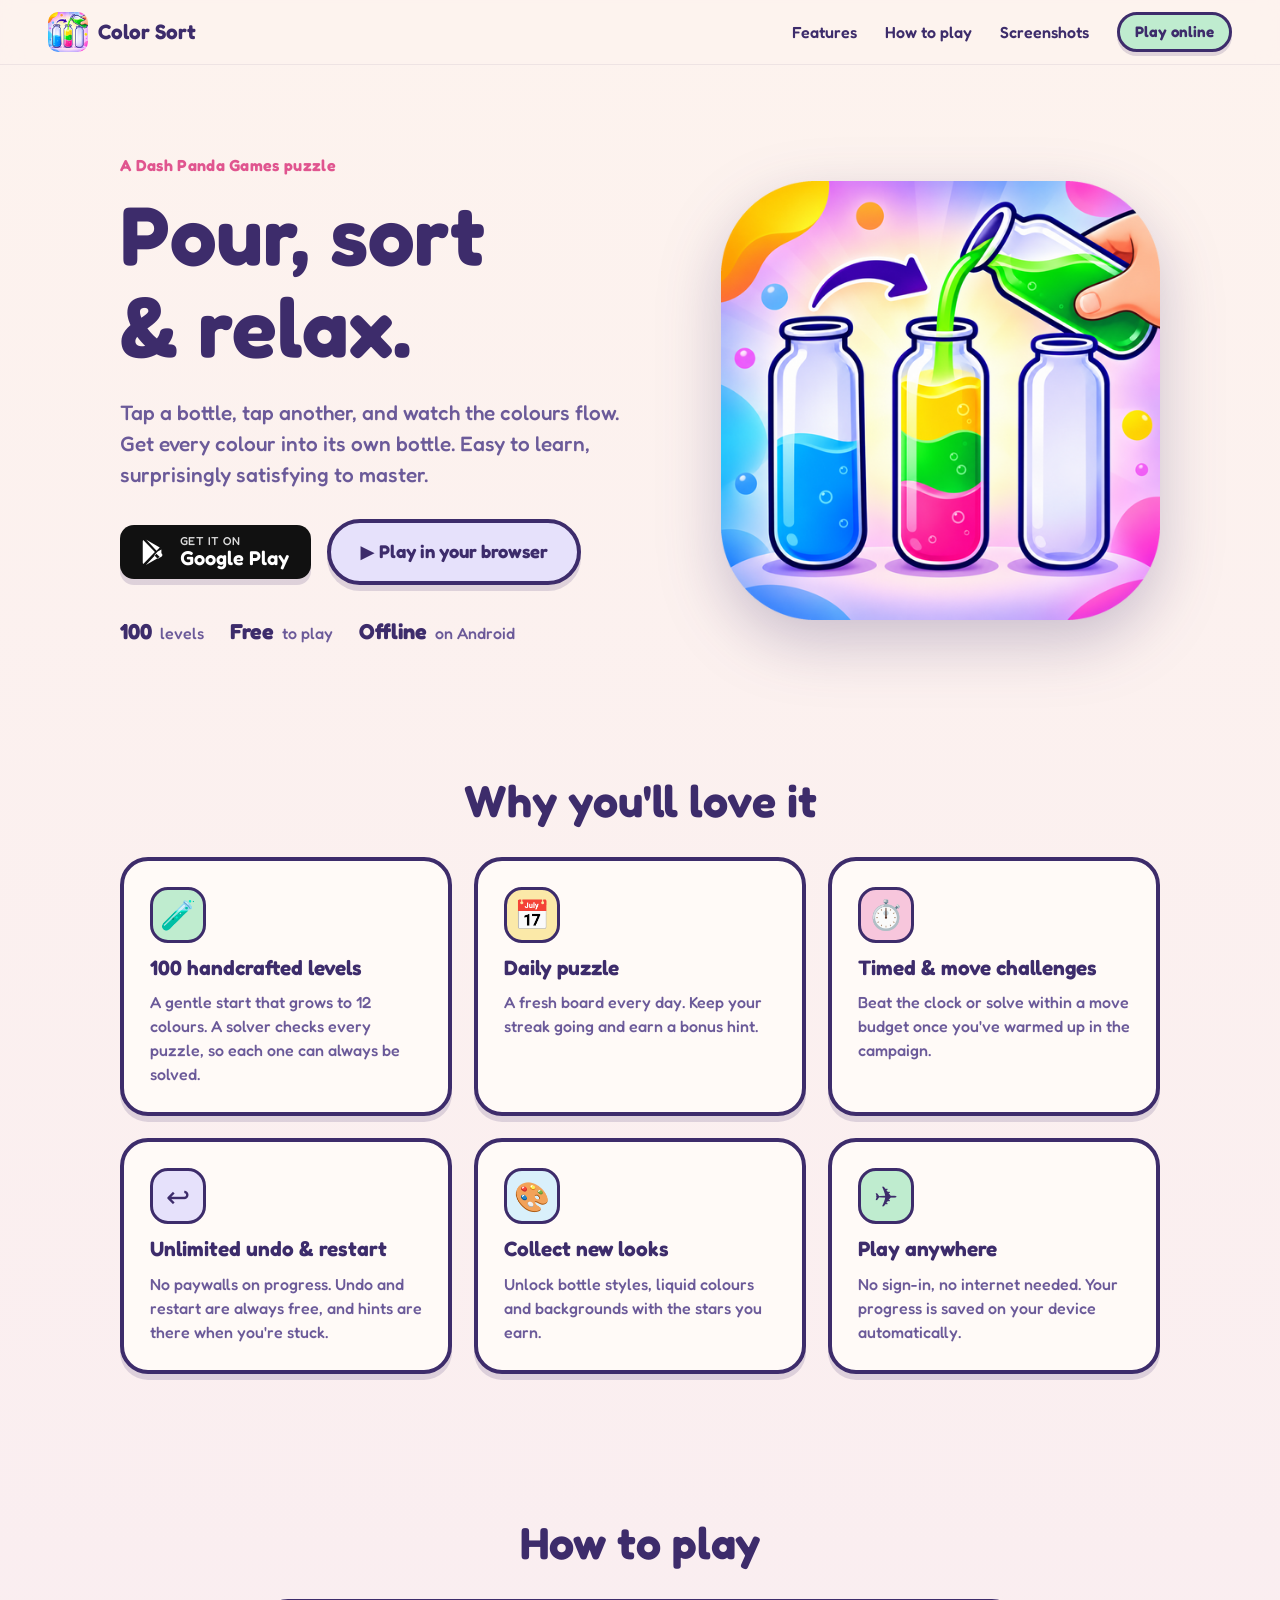
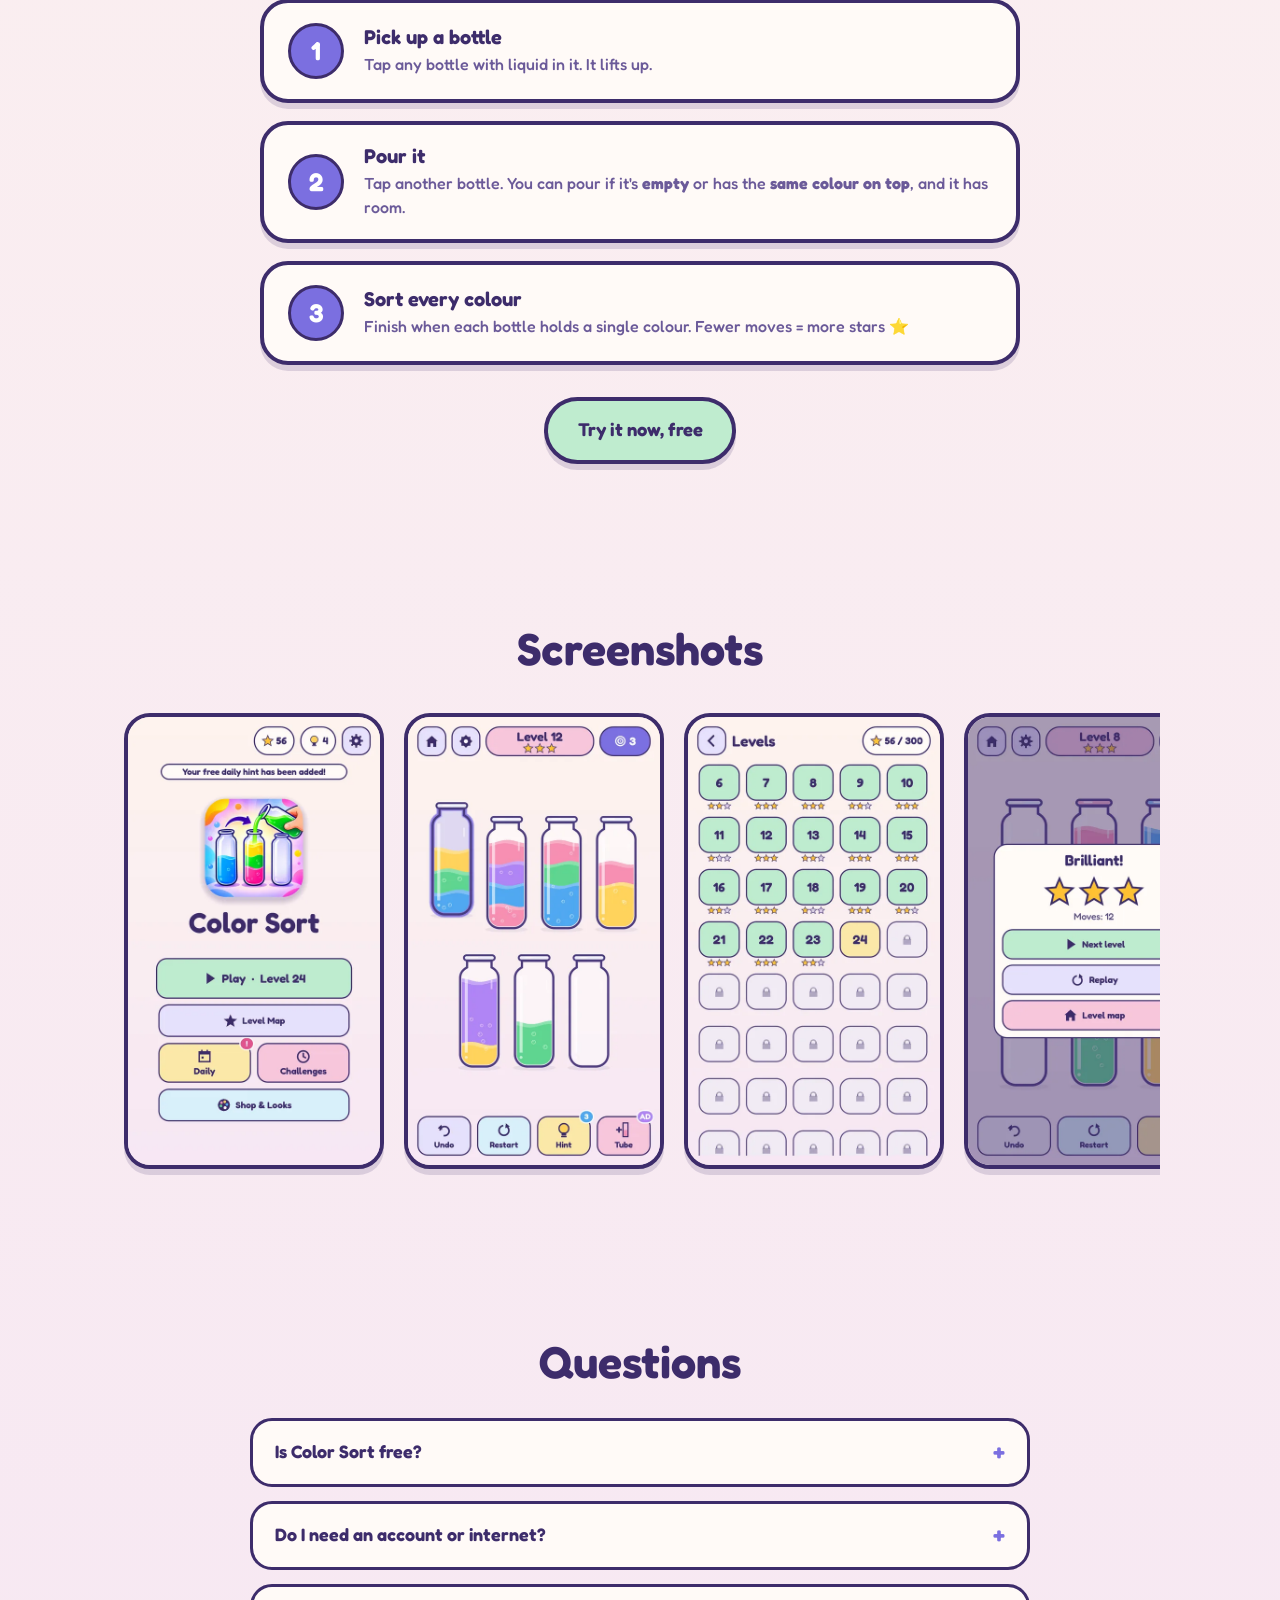
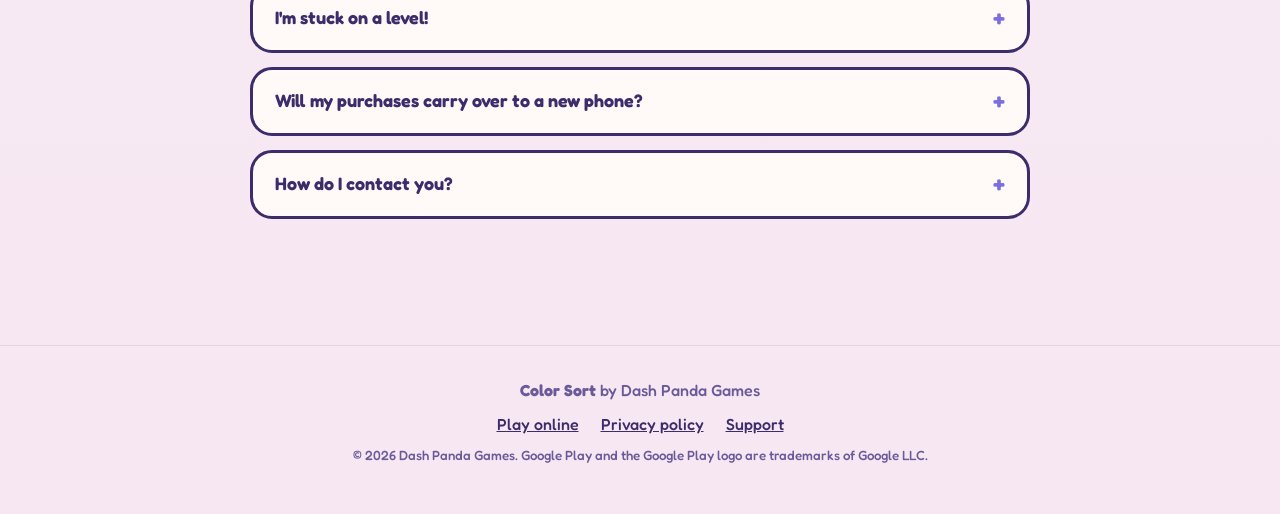
<file: index.html>
<!doctype html>
<html lang="en">
<head>
  <meta charset="utf-8">
  <meta name="viewport" content="width=device-width, initial-scale=1, viewport-fit=cover">
  <title>Color Sort — relaxing water sort puzzle by Dash Panda Games</title>
  <meta name="description" content="Color Sort is a calm, colourful water-sort puzzle. Pour liquid between glass bottles until each holds one colour. 100 hand-checked levels, a daily puzzle, unlimited undo. Free on Android — or play online.">
  <meta name="theme-color" content="#fdf3ee">
  <link rel="icon" type="image/png" sizes="32x32" href="assets/img/favicon-32.png">
  <link rel="icon" type="image/png" sizes="64x64" href="assets/img/favicon-64.png">
  <link rel="apple-touch-icon" href="assets/img/apple-touch-icon.png">
  <meta property="og:type" content="website">
  <meta property="og:title" content="Color Sort — pour, sort & relax">
  <meta property="og:description" content="A calm, colourful water-sort puzzle. 100 levels, a daily puzzle, unlimited undo. Free on Android.">
  <meta property="og:image" content="assets/img/og-image.png">
  <meta name="twitter:card" content="summary_large_image">
  <link rel="stylesheet" href="css/style.css">
  <script type="application/ld+json">
  {"@context":"https://schema.org","@type":"MobileApplication","name":"Color Sort","operatingSystem":"Android",
   "applicationCategory":"GameApplication","offers":{"@type":"Offer","price":"0","priceCurrency":"USD"},
   "publisher":{"@type":"Organization","name":"Dash Panda Games","email":"dashpandagames@gmail.com"}}
  </script>
</head>
<body>
  <header class="site-header">
    <a class="brand" href="./"><img src="assets/img/favicon-64.png" alt="" width="40" height="40">Color Sort</a>
    <nav class="site-nav" aria-label="Main">
      <a href="#features">Features</a>
      <a href="#how">How to play</a>
      <a href="#screens">Screenshots</a>
      <a class="btn btn-small btn-green" href="play/">Play online</a>
    </nav>
  </header>

  <main>
    <section class="hero">
      <div class="hero-text">
        <p class="eyebrow">A Dash Panda Games puzzle</p>
        <h1>Pour, sort<br>&amp; relax.</h1>
        <p class="lead">Tap a bottle, tap another, and watch the colours flow. Get every colour into its own bottle. Easy to learn, surprisingly satisfying to master.</p>
        <div class="hero-cta">
          <a class="store-badge" href="https://play.google.com/store/apps/details?id=com.dashpandagames.colorsort" target="_blank" rel="noopener">
            <svg viewBox="0 0 24 24" aria-hidden="true"><path fill="currentColor" d="M4.2 2.4c-.3.3-.4.7-.4 1.2v16.8c0 .5.1.9.4 1.2l9.3-9.6-9.3-9.6zm10.6 10.9l2.6 2.7-11.1 6.4 8.5-9.1zm3.9-3.4l-2.9 1.7-2.8 2.9 2.8 2.9 2.9-1.7c1.1-.6 1.1-2.1 0-2.8v-3zm-12.4-8l11.1 6.4-2.6 2.7-8.5-9.1z"/></svg>
            <span><small>Get it on</small>Google Play</span>
          </a>
          <a class="btn btn-big" href="play/">▶ Play in your browser</a>
        </div>
        <ul class="hero-facts">
          <li><b>100</b> levels</li>
          <li><b>Free</b> to play</li>
          <li><b>Offline</b> on Android</li>
        </ul>
      </div>
      <div class="hero-art">
        <img src="assets/img/icon-512.png" alt="Color Sort app icon: colourful liquid being poured between glass bottles" width="512" height="512">
      </div>
    </section>

    <section id="features" class="section">
      <h2>Why you'll love it</h2>
      <div class="features">
        <article class="feature f-green"><span class="emoji" aria-hidden="true">🧪</span><h3>100 handcrafted levels</h3><p>A gentle start that grows to 12 colours. A solver checks every puzzle, so each one can always be solved.</p></article>
        <article class="feature f-yellow"><span class="emoji" aria-hidden="true">📅</span><h3>Daily puzzle</h3><p>A fresh board every day. Keep your streak going and earn a bonus hint.</p></article>
        <article class="feature f-pink"><span class="emoji" aria-hidden="true">⏱️</span><h3>Timed &amp; move challenges</h3><p>Beat the clock or solve within a move budget once you've warmed up in the campaign.</p></article>
        <article class="feature f-purple"><span class="emoji" aria-hidden="true">↩️</span><h3>Unlimited undo &amp; restart</h3><p>No paywalls on progress. Undo and restart are always free, and hints are there when you're stuck.</p></article>
        <article class="feature f-blue"><span class="emoji" aria-hidden="true">🎨</span><h3>Collect new looks</h3><p>Unlock bottle styles, liquid colours and backgrounds with the stars you earn.</p></article>
        <article class="feature f-green"><span class="emoji" aria-hidden="true">✈️</span><h3>Play anywhere</h3><p>No sign-in, no internet needed. Your progress is saved on your device automatically.</p></article>
      </div>
    </section>

    <section id="how" class="section how">
      <h2>How to play</h2>
      <ol class="steps">
        <li><span class="num">1</span><div><h3>Pick up a bottle</h3><p>Tap any bottle with liquid in it. It lifts up.</p></div></li>
        <li><span class="num">2</span><div><h3>Pour it</h3><p>Tap another bottle. You can pour if it's <b>empty</b> or has the <b>same colour on top</b>, and it has room.</p></div></li>
        <li><span class="num">3</span><div><h3>Sort every colour</h3><p>Finish when each bottle holds a single colour. Fewer moves = more stars ⭐</p></div></li>
      </ol>
      <p class="center"><a class="btn btn-big btn-green" href="play/">Try it now, free</a></p>
    </section>

    <section id="screens" class="section">
      <h2>Screenshots</h2>
      <div class="shots" tabindex="0" aria-label="Screenshots, scroll sideways">
        <img src="assets/img/shot-1.webp" alt="Main menu" loading="lazy" width="540" height="960">
        <img src="assets/img/shot-2.webp" alt="Sorting coloured liquid between bottles" loading="lazy" width="540" height="960">
        <img src="assets/img/shot-3.webp" alt="Level map with stars" loading="lazy" width="540" height="960">
        <img src="assets/img/shot-4.webp" alt="Level complete with three stars" loading="lazy" width="540" height="960">
        <img src="assets/img/shot-5.webp" alt="Daily challenge" loading="lazy" width="540" height="960">
        <img src="assets/img/shot-6.webp" alt="Shop with bottle styles and themes" loading="lazy" width="540" height="960">
      </div>
    </section>

    <section id="faq" class="section faq">
      <h2>Questions</h2>
      <details><summary>Is Color Sort free?</summary><p>Yes. The whole game is free. It's supported by ads, and there's an optional one-time purchase to remove them, plus optional cosmetic themes. You never have to pay to finish a level.</p></details>
      <details><summary>Do I need an account or internet?</summary><p>No account is needed and the game works offline. Ads and purchases need a connection when you use them.</p></details>
      <details><summary>I'm stuck on a level!</summary><p>Use <b>Undo</b> or <b>Restart</b> (always free), or tap <b>Hint</b> to see a good next pour. An empty bottle is your most valuable tool, so try not to fill it too early.</p></details>
      <details><summary>Will my purchases carry over to a new phone?</summary><p>Yes. Sign in with the same Google account and tap <b>Restore purchases</b> in Settings or the Shop.</p></details>
      <details><summary>How do I contact you?</summary><p>Email <a href="mailto:dashpandagames@gmail.com">dashpandagames@gmail.com</a>. We read every message.</p></details>
    </section>
  </main>

  <footer class="site-footer">
    <div><b>Color Sort</b> by Dash Panda Games</div>
    <nav aria-label="Footer">
      <a href="play/">Play online</a>
      <a href="privacy-policy/">Privacy policy</a>
      <a href="mailto:dashpandagames@gmail.com">Support</a>
    </nav>
    <small>© <span id="year">2026</span> Dash Panda Games. Google Play and the Google Play logo are trademarks of Google LLC.</small>
  </footer>
  <script>document.getElementById("year").textContent = new Date().getFullYear();</script>
</body>
</html>
</file>
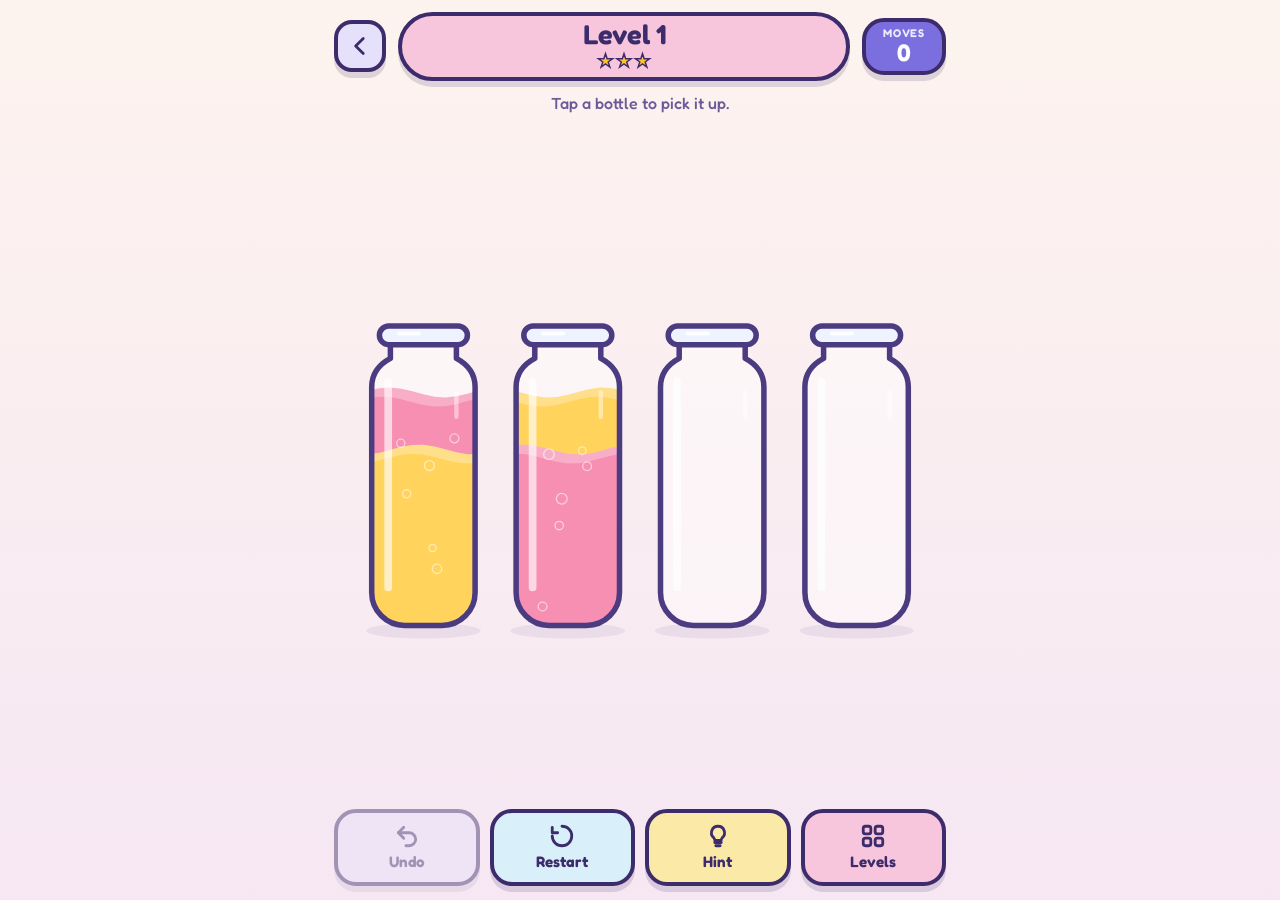
<file: play/index.html>
<!doctype html>
<html lang="en">
<head>
  <meta charset="utf-8">
  <meta name="viewport" content="width=device-width, initial-scale=1, viewport-fit=cover, user-scalable=no">
  <title>Play Color Sort online — free colour sorting puzzle</title>
  <meta name="description" content="Play Color Sort free in your browser. Pour coloured water between bottles until every bottle holds one colour. 100 levels and a daily puzzle.">
  <meta name="theme-color" content="#fdf3ee">
  <link rel="icon" type="image/png" sizes="32x32" href="../assets/img/favicon-32.png">
  <link rel="apple-touch-icon" href="../assets/img/apple-touch-icon.png">
  <meta property="og:title" content="Play Color Sort online">
  <meta property="og:description" content="Pour, sort & relax — 100 levels and a daily puzzle, free in your browser.">
  <meta property="og:image" content="../assets/img/og-image.png">
  <link rel="stylesheet" href="../css/style.css">
</head>
<body class="play-page">
  <div class="game">
    <header class="game-top">
      <a class="icon-btn" href="../" aria-label="Back to the Color Sort website">
        <svg viewBox="0 0 24 24" aria-hidden="true"><path d="M15 5l-7 7 7 7" /></svg>
      </a>
      <div class="level-pill">
        <h1 id="level-title">Level 1</h1>
        <div id="level-stars" class="stars" aria-label="Stars for the current move count"></div>
      </div>
      <div class="moves-pill" title="Moves"><span class="label">Moves</span><span id="moves">0</span></div>
    </header>

    <p id="tip" class="tip" hidden></p>
    <canvas id="board" aria-label="Game board. Tap a bottle, then tap another bottle to pour."></canvas>

    <nav class="game-actions" aria-label="Game controls">
      <button id="btn-undo" class="act act-undo" title="Undo (Ctrl+Z)">
        <svg viewBox="0 0 24 24" aria-hidden="true"><path d="M9 14L4 9l5-5" /><path d="M4 9h10a6 6 0 010 12h-3" /></svg>Undo</button>
      <button id="btn-restart" class="act act-restart" title="Restart (R)">
        <svg viewBox="0 0 24 24" aria-hidden="true"><path d="M3 12a9 9 0 109-9" /><path d="M3 4v5h5" /></svg>Restart</button>
      <button id="btn-hint" class="act act-hint" title="Hint (H)">
        <svg viewBox="0 0 24 24" aria-hidden="true"><path d="M9 18h6M10 21h4" /><path d="M12 3a6 6 0 00-4 10.5c.7.7 1 1.5 1 2.5h6c0-1 .3-1.8 1-2.5A6 6 0 0012 3z" /></svg>Hint</button>
      <button id="btn-levels" class="act act-levels" title="Levels">
        <svg viewBox="0 0 24 24" aria-hidden="true"><rect x="3" y="3" width="7" height="7" rx="2" /><rect x="14" y="3" width="7" height="7" rx="2" /><rect x="3" y="14" width="7" height="7" rx="2" /><rect x="14" y="14" width="7" height="7" rx="2" /></svg>Levels</button>
    </nav>
  </div>

  <dialog id="levels-dialog" class="sheet">
    <div class="sheet-head">
      <h2>Levels <small id="total-stars"></small></h2>
      <button id="levels-close" class="icon-btn" aria-label="Close">
        <svg viewBox="0 0 24 24" aria-hidden="true"><path d="M6 6l12 12M18 6L6 18" /></svg>
      </button>
    </div>
    <div class="sheet-row">
      <button id="btn-daily" class="chip chip-yellow">Daily puzzle</button>
      <button id="btn-sound" class="chip">Sound: on</button>
    </div>
    <div id="level-grid" class="level-grid"></div>
    <p class="sheet-foot">Progress is saved in this browser. <button id="reset-progress" class="link">Reset progress</button></p>
  </dialog>

  <dialog id="win-dialog" class="card-dialog">
    <h2 id="win-title">Level complete!</h2>
    <div id="win-stars" class="stars big"></div>
    <p id="win-text"></p>
    <div class="dialog-buttons">
      <button id="win-next" class="btn btn-green">Next level ▶</button>
      <button id="win-replay" class="btn">Replay</button>
      <button id="win-levels" class="btn btn-pink">Levels</button>
    </div>
    <a class="get-app" href="https://play.google.com/store/apps/details?id=com.dashpandagames.colorsort" target="_blank" rel="noopener">Get the Android app: challenges, themes &amp; more →</a>
  </dialog>

  <div id="toast" class="toast" role="status" aria-live="polite"></div>

  <script src="../js/levels.js"></script>
  <script src="../js/game.js"></script>
</body>
</html>
</file>
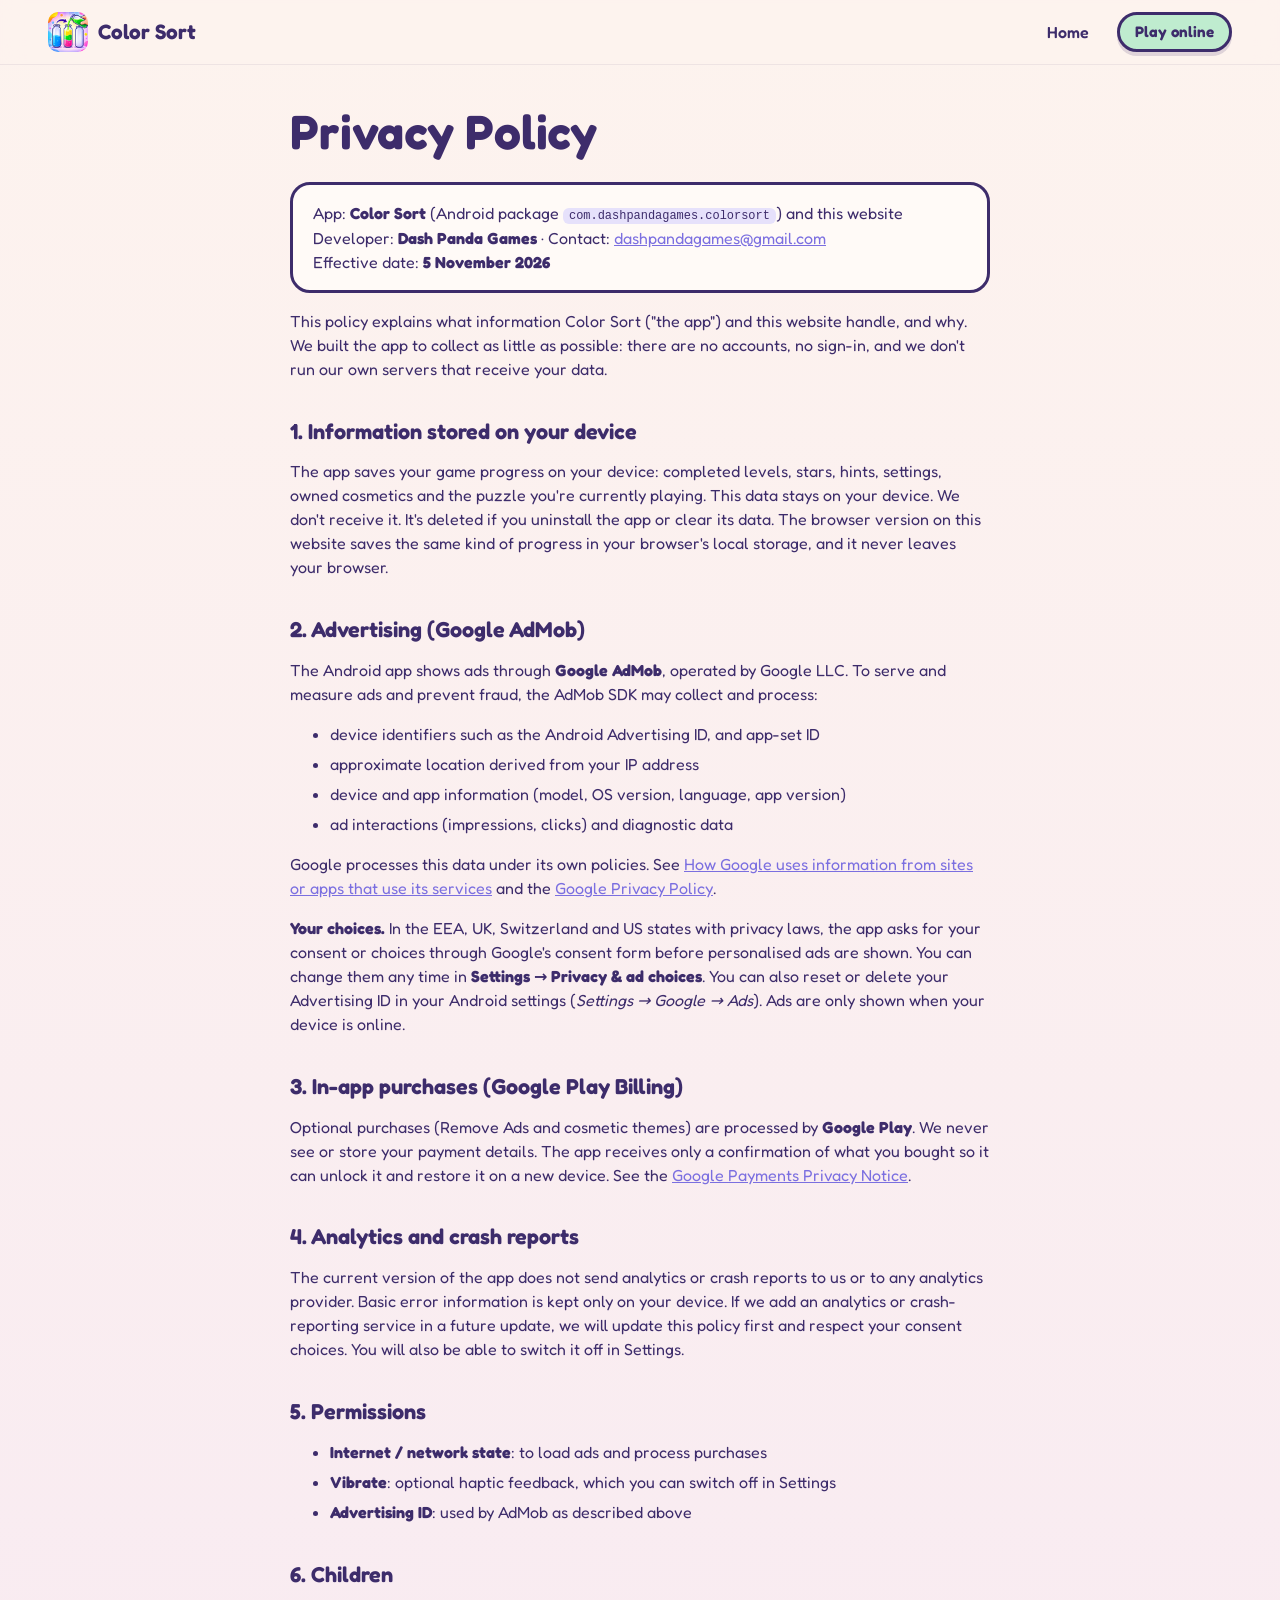
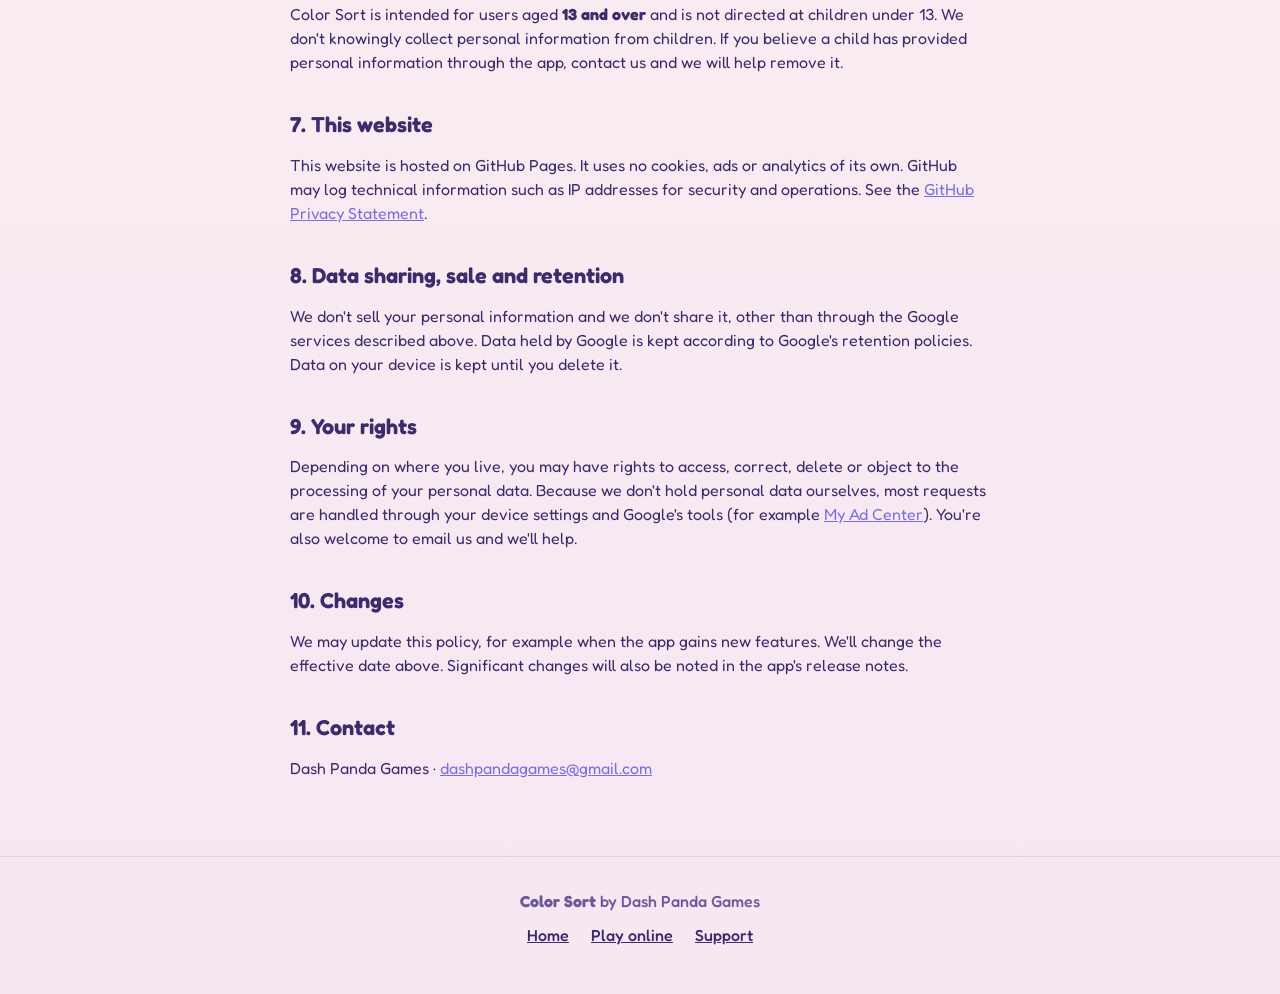
<file: privacy-policy/index.html>
<!doctype html>
<html lang="en">
<head>
  <meta charset="utf-8">
  <meta name="viewport" content="width=device-width, initial-scale=1">
  <title>Privacy Policy — Color Sort</title>
  <meta name="description" content="Privacy policy for the Color Sort app and website by Dash Panda Games.">
  <meta name="theme-color" content="#fdf3ee">
  <link rel="icon" type="image/png" sizes="32x32" href="../assets/img/favicon-32.png">
  <link rel="stylesheet" href="../css/style.css">
</head>
<body>
  <header class="site-header">
    <a class="brand" href="../"><img src="../assets/img/favicon-64.png" alt="" width="40" height="40">Color Sort</a>
    <nav class="site-nav" aria-label="Main"><a href="../">Home</a><a class="btn btn-small btn-green" href="../play/">Play online</a></nav>
  </header>

  <main class="legal">
    <h1>Privacy Policy</h1>
    <p class="meta">App: <b>Color Sort</b> (Android package <code>com.dashpandagames.colorsort</code>) and this website<br>Developer: <b>Dash Panda Games</b> · Contact: <a href="mailto:dashpandagames@gmail.com">dashpandagames@gmail.com</a><br>Effective date: <b>5 November 2026</b></p>

    <p>This policy explains what information Color Sort ("the app") and this website handle, and why. We built the app to collect as little as possible: there are no accounts, no sign-in, and we don't run our own servers that receive your data.</p>

    <h2>1. Information stored on your device</h2>
    <p>The app saves your game progress on your device: completed levels, stars, hints, settings, owned cosmetics and the puzzle you're currently playing. This data stays on your device. We don't receive it. It's deleted if you uninstall the app or clear its data. The browser version on this website saves the same kind of progress in your browser's local storage, and it never leaves your browser.</p>

    <h2>2. Advertising (Google AdMob)</h2>
    <p>The Android app shows ads through <b>Google AdMob</b>, operated by Google LLC. To serve and measure ads and prevent fraud, the AdMob SDK may collect and process:</p>
    <ul>
      <li>device identifiers such as the Android Advertising ID, and app-set ID</li>
      <li>approximate location derived from your IP address</li>
      <li>device and app information (model, OS version, language, app version)</li>
      <li>ad interactions (impressions, clicks) and diagnostic data</li>
    </ul>
    <p>Google processes this data under its own policies. See <a href="https://policies.google.com/technologies/partner-sites" target="_blank" rel="noopener">How Google uses information from sites or apps that use its services</a> and the <a href="https://policies.google.com/privacy" target="_blank" rel="noopener">Google Privacy Policy</a>.</p>
    <p><b>Your choices.</b> In the EEA, UK, Switzerland and US states with privacy laws, the app asks for your consent or choices through Google's consent form before personalised ads are shown. You can change them any time in <b>Settings → Privacy &amp; ad choices</b>. You can also reset or delete your Advertising ID in your Android settings (<i>Settings → Google → Ads</i>). Ads are only shown when your device is online.</p>

    <h2>3. In-app purchases (Google Play Billing)</h2>
    <p>Optional purchases (Remove Ads and cosmetic themes) are processed by <b>Google Play</b>. We never see or store your payment details. The app receives only a confirmation of what you bought so it can unlock it and restore it on a new device. See the <a href="https://payments.google.com/payments/apis-secure/u/0/get_legal_document?ldo=0&amp;ldt=privacynotice" target="_blank" rel="noopener">Google Payments Privacy Notice</a>.</p>

    <h2>4. Analytics and crash reports</h2>
    <p>The current version of the app does not send analytics or crash reports to us or to any analytics provider. Basic error information is kept only on your device. If we add an analytics or crash-reporting service in a future update, we will update this policy first and respect your consent choices. You will also be able to switch it off in Settings.</p>

    <h2>5. Permissions</h2>
    <ul>
      <li><b>Internet / network state</b>: to load ads and process purchases</li>
      <li><b>Vibrate</b>: optional haptic feedback, which you can switch off in Settings</li>
      <li><b>Advertising ID</b>: used by AdMob as described above</li>
    </ul>

    <h2>6. Children</h2>
    <p>Color Sort is intended for users aged <b>13 and over</b> and is not directed at children under 13. We don't knowingly collect personal information from children. If you believe a child has provided personal information through the app, contact us and we will help remove it.</p>

    <h2>7. This website</h2>
    <p>This website is hosted on GitHub Pages. It uses no cookies, ads or analytics of its own. GitHub may log technical information such as IP addresses for security and operations. See the <a href="https://docs.github.com/en/site-policy/privacy-policies/github-general-privacy-statement" target="_blank" rel="noopener">GitHub Privacy Statement</a>.</p>

    <h2>8. Data sharing, sale and retention</h2>
    <p>We don't sell your personal information and we don't share it, other than through the Google services described above. Data held by Google is kept according to Google's retention policies. Data on your device is kept until you delete it.</p>

    <h2>9. Your rights</h2>
    <p>Depending on where you live, you may have rights to access, correct, delete or object to the processing of your personal data. Because we don't hold personal data ourselves, most requests are handled through your device settings and Google's tools (for example <a href="https://myadcenter.google.com/" target="_blank" rel="noopener">My Ad Center</a>). You're also welcome to email us and we'll help.</p>

    <h2>10. Changes</h2>
    <p>We may update this policy, for example when the app gains new features. We'll change the effective date above. Significant changes will also be noted in the app's release notes.</p>

    <h2>11. Contact</h2>
    <p>Dash Panda Games · <a href="mailto:dashpandagames@gmail.com">dashpandagames@gmail.com</a></p>
  </main>

  <footer class="site-footer">
    <div><b>Color Sort</b> by Dash Panda Games</div>
    <nav aria-label="Footer"><a href="../">Home</a><a href="../play/">Play online</a><a href="mailto:dashpandagames@gmail.com">Support</a></nav>
  </footer>
</body>
</html>
</file>
<file: css/style.css>
/* Color Sort website — matches the game's pastel look. */
@font-face {
  font-family: "Fredoka";
  src: url("../assets/fonts/Fredoka.ttf") format("truetype");
  font-weight: 300 700;
  font-display: swap;
}

:root {
  --bg: #fdf3ee;
  --bg2: #f6e7f3;
  --ink: #3d2c6b;
  --ink-soft: #6b5a99;
  --purple: #7b6fe0;
  --purple-soft: #e6e1fb;
  --pink: #f7c6dc;
  --pink-deep: #e0558f;
  --yellow: #fbe9a8;
  --green: #bfeccf;
  --blue: #d9f0fb;
  --star: #ffc233;
  --card: #fffaf7;
  --radius: 28px;
  --shadow: 0 6px 0 rgba(61, 44, 107, 0.16);
  --border: 4px solid var(--ink);
}

* { box-sizing: border-box; }
html { scroll-behavior: smooth; }
body {
  margin: 0;
  font-family: "Fredoka", ui-rounded, "Segoe UI", system-ui, sans-serif;
  font-weight: 500;
  color: var(--ink);
  min-height: 100vh;
  background: var(--bg) linear-gradient(180deg, var(--bg) 0%, var(--bg2) 100%) no-repeat;
  line-height: 1.5;
  -webkit-tap-highlight-color: transparent;
}
img { max-width: 100%; height: auto; display: block; }
a { color: var(--purple); }
h1, h2, h3 { line-height: 1.1; margin: 0 0 0.5em; font-weight: 650; }
button { font: inherit; color: inherit; cursor: pointer; }
:focus-visible { outline: 3px solid var(--purple); outline-offset: 3px; }

/* ---------------------------------------------------------------- buttons */
.btn {
  display: inline-flex; align-items: center; justify-content: center; gap: 0.5em;
  padding: 0.7em 1.4em; border: var(--border); border-radius: 999px;
  background: var(--purple-soft); color: var(--ink); text-decoration: none;
  font-weight: 650; box-shadow: var(--shadow); transition: transform 0.08s, box-shadow 0.08s;
}
.btn:active { transform: translateY(5px); box-shadow: 0 1px 0 rgba(61, 44, 107, 0.16); }
.btn-green { background: var(--green); }
.btn-pink { background: var(--pink); }
.btn-big { font-size: 1.15rem; padding: 0.85em 1.6em; }
.btn-small { padding: 0.35em 1em; font-size: 0.95rem; border-width: 3px; box-shadow: 0 4px 0 rgba(61, 44, 107, 0.16); }
.icon-btn {
  width: 52px; height: 52px; flex: none; display: grid; place-items: center;
  border: var(--border); border-radius: 18px; background: var(--purple-soft); box-shadow: var(--shadow);
  color: var(--ink);
}
.icon-btn svg, .act svg { width: 26px; height: 26px; fill: none; stroke: currentColor; stroke-width: 2.6; stroke-linecap: round; stroke-linejoin: round; }
.icon-btn:active { transform: translateY(4px); box-shadow: none; }
.link { background: none; border: 0; padding: 0; color: var(--pink-deep); text-decoration: underline; }

/* ---------------------------------------------------------------- site header / footer */
.site-header {
  position: sticky; top: 0; z-index: 10;
  display: flex; align-items: center; justify-content: space-between; gap: 16px;
  padding: 12px clamp(16px, 4vw, 48px);
  background: rgba(253, 243, 238, 0.85); backdrop-filter: blur(10px);
  border-bottom: 1px solid rgba(61, 44, 107, 0.08);
}
.brand { display: flex; align-items: center; gap: 10px; color: var(--ink); text-decoration: none; font-weight: 650; font-size: 1.3rem; }
.brand img { border-radius: 10px; }
.site-nav { display: flex; align-items: center; gap: clamp(10px, 2.5vw, 28px); }
.site-nav a:not(.btn) { color: var(--ink); text-decoration: none; font-weight: 550; }
.site-nav a:not(.btn):hover { color: var(--purple); }
@media (max-width: 640px) { .site-nav a:not(.btn) { display: none; } }

.site-footer {
  margin-top: 40px; padding: 32px clamp(16px, 4vw, 48px) 48px;
  display: grid; gap: 10px; justify-items: center; text-align: center;
  border-top: 1px solid rgba(61, 44, 107, 0.1); color: var(--ink-soft);
}
.site-footer nav { display: flex; gap: 22px; flex-wrap: wrap; justify-content: center; }
.site-footer a { color: var(--ink); }

/* ---------------------------------------------------------------- landing */
main { max-width: 1120px; margin: 0 auto; padding: 0 clamp(16px, 4vw, 40px); }
.hero {
  display: grid; grid-template-columns: 1.1fr 0.9fr; align-items: center; gap: clamp(24px, 5vw, 64px);
  padding: clamp(32px, 7vw, 88px) 0 clamp(24px, 5vw, 56px);
}
.eyebrow { margin: 0 0 12px; color: var(--pink-deep); font-weight: 650; letter-spacing: 0.02em; }
.hero h1 { font-size: clamp(2.8rem, 8vw, 5.2rem); margin-bottom: 0.3em; }
.lead { font-size: clamp(1.05rem, 2.2vw, 1.3rem); color: var(--ink-soft); max-width: 34em; margin: 0 0 28px; }
.hero-cta { display: flex; flex-wrap: wrap; gap: 16px; align-items: center; }
.store-badge {
  display: inline-flex; align-items: center; gap: 12px; padding: 10px 22px 10px 18px;
  background: #111; color: #fff; border-radius: 14px; text-decoration: none; box-shadow: var(--shadow);
}
.store-badge svg { width: 30px; height: 30px; }
.store-badge span { display: grid; line-height: 1.1; font-size: 1.25rem; font-weight: 600; }
.store-badge small { font-size: 0.72rem; font-weight: 500; opacity: 0.85; text-transform: uppercase; letter-spacing: 0.04em; }
.hero-facts { display: flex; gap: 26px; flex-wrap: wrap; padding: 0; margin: 30px 0 0; list-style: none; color: var(--ink-soft); }
.hero-facts b { color: var(--ink); font-size: 1.35rem; margin-right: 4px; }
.hero-art img {
  width: 100%; max-width: 460px; margin-inline: auto;
  filter: drop-shadow(0 22px 30px rgba(61, 44, 107, 0.25));
  animation: float 4s ease-in-out infinite;
}
@keyframes float { 50% { transform: translateY(-12px) rotate(-1deg); } }
@media (prefers-reduced-motion: reduce) { .hero-art img { animation: none; } html { scroll-behavior: auto; } }
@media (max-width: 820px) {
  .hero { grid-template-columns: 1fr; text-align: center; }
  .hero-art { order: -1; }
  .hero-art img { max-width: 260px; }
  .lead { margin-inline: auto; }
  .hero-cta, .hero-facts { justify-content: center; }
}

.section { padding: clamp(36px, 6vw, 72px) 0; }
.section > h2 { font-size: clamp(2rem, 4.5vw, 2.8rem); text-align: center; margin-bottom: 32px; }
.center { text-align: center; }

.features { display: grid; grid-template-columns: repeat(auto-fit, minmax(260px, 1fr)); gap: 22px; }
.feature { background: var(--card); border: var(--border); border-radius: var(--radius); padding: 26px; box-shadow: var(--shadow); }
.feature h3 { font-size: 1.3rem; }
.feature p { margin: 0; color: var(--ink-soft); }
.feature .emoji { display: grid; place-items: center; width: 56px; height: 56px; border-radius: 18px; font-size: 1.8rem; margin-bottom: 14px; border: 3px solid var(--ink); }
.f-green .emoji { background: var(--green); }
.f-yellow .emoji { background: var(--yellow); }
.f-pink .emoji { background: var(--pink); }
.f-purple .emoji { background: var(--purple-soft); }
.f-blue .emoji { background: var(--blue); }

.steps { list-style: none; padding: 0; margin: 0 auto 32px; display: grid; gap: 18px; max-width: 760px; }
.steps li { display: flex; gap: 20px; align-items: center; background: var(--card); border: var(--border); border-radius: var(--radius); padding: 20px 24px; box-shadow: var(--shadow); }
.steps .num { flex: none; width: 56px; height: 56px; border-radius: 50%; display: grid; place-items: center; background: var(--purple); color: #fff; font-size: 1.6rem; font-weight: 650; border: 3px solid var(--ink); }
.steps h3 { margin: 0 0 4px; font-size: 1.25rem; }
.steps p { margin: 0; color: var(--ink-soft); }

.shots { display: flex; gap: 20px; overflow-x: auto; scroll-snap-type: x mandatory; padding: 8px 4px 24px; }
.shots img { flex: none; width: min(260px, 70vw); border-radius: 26px; border: var(--border); box-shadow: var(--shadow); scroll-snap-align: center; background: #fff; }

.faq { max-width: 780px; margin: 0 auto; }
.faq details { background: var(--card); border: 3px solid var(--ink); border-radius: 22px; padding: 4px 22px; margin-bottom: 14px; }
.faq summary { cursor: pointer; font-weight: 650; font-size: 1.12rem; padding: 14px 0; list-style: none; display: flex; justify-content: space-between; gap: 12px; }
.faq summary::after { content: "+"; font-size: 1.5rem; line-height: 1; color: var(--purple); }
.faq details[open] summary::after { content: "–"; }
.faq summary::-webkit-details-marker { display: none; }
.faq details p { margin: 0 0 16px; color: var(--ink-soft); }

/* ---------------------------------------------------------------- privacy / legal */
.legal { max-width: 780px; padding-top: 40px; padding-bottom: 20px; font-weight: 400; }
.legal h1 { font-size: clamp(2.2rem, 5vw, 3rem); }
.legal h2 { font-size: 1.35rem; margin-top: 1.8em; }
.legal .meta { background: var(--card); border: 3px solid var(--ink); border-radius: 20px; padding: 16px 20px; }
.legal li { margin-bottom: 6px; }
.legal code { background: var(--purple-soft); padding: 1px 6px; border-radius: 6px; font-size: 0.92em; }

/* ---------------------------------------------------------------- game page */
.play-page { overflow: hidden; height: 100dvh; overscroll-behavior: none; touch-action: manipulation; }
.game {
  height: 100dvh; max-width: 640px; margin: 0 auto;
  display: flex; flex-direction: column; gap: 10px;
  padding: max(12px, env(safe-area-inset-top)) 14px max(14px, env(safe-area-inset-bottom));
}
.game-top { display: flex; align-items: center; gap: 12px; }
.level-pill {
  flex: 1; min-width: 0; text-align: center; background: var(--pink); border: var(--border); border-radius: 999px;
  padding: 4px 16px 6px; box-shadow: var(--shadow);
}
.level-pill h1 { font-size: clamp(1.25rem, 5vw, 1.7rem); margin: 0; white-space: nowrap; overflow: hidden; text-overflow: ellipsis; }
.stars { display: flex; justify-content: center; gap: 2px; min-height: 1.3em; }
.star { color: #ddd3e9; font-size: 1.15rem; line-height: 1.1; -webkit-text-stroke: 1.5px var(--ink); }
.star.on { color: var(--star); }
.stars.big .star { font-size: 3.4rem; -webkit-text-stroke-width: 2.5px; }
.stars.big .star.on { animation: pop 0.45s both cubic-bezier(.3, 1.6, .5, 1); }
@keyframes pop { from { transform: scale(0.2); opacity: 0; } }
.moves-pill {
  flex: none; min-width: 84px; display: grid; justify-items: center; line-height: 1.05;
  background: var(--purple); color: #fff; border: var(--border); border-radius: 22px; padding: 6px 14px; box-shadow: var(--shadow);
  font-size: 1.5rem; font-weight: 650;
}
.moves-pill .label { font-size: 0.7rem; text-transform: uppercase; letter-spacing: 0.06em; opacity: 0.85; }
.tip { margin: 0; text-align: center; color: var(--ink-soft); font-size: 1rem; min-height: 1.5em; }
#board { flex: 1; width: 100%; min-height: 0; touch-action: none; display: block; }
.game-actions { display: grid; grid-template-columns: repeat(4, 1fr); gap: 10px; }
.act {
  display: grid; justify-items: center; gap: 2px; padding: 10px 4px 8px;
  border: var(--border); border-radius: 22px; box-shadow: var(--shadow); font-weight: 650; font-size: 0.95rem;
}
.act:active:not(:disabled) { transform: translateY(5px); box-shadow: none; }
.act:disabled { opacity: 0.45; cursor: default; }
.act-undo { background: var(--purple-soft); }
.act-restart { background: var(--blue); }
.act-hint { background: var(--yellow); }
.act-levels { background: var(--pink); }

/* dialogs */
dialog { border: var(--border); border-radius: 32px; background: var(--card); color: var(--ink); padding: 26px; box-shadow: 0 10px 0 rgba(61, 44, 107, 0.2); }
dialog::backdrop { background: rgba(61, 44, 107, 0.45); }
.card-dialog { width: min(420px, 92vw); text-align: center; }
.card-dialog h2 { font-size: 2rem; }
.card-dialog p { color: var(--ink-soft); }
.dialog-buttons { display: grid; gap: 12px; margin-top: 18px; }
.get-app { display: inline-block; margin-top: 16px; font-weight: 600; }
.sheet { width: min(560px, 94vw); max-height: 88dvh; padding: 20px; }
.sheet-head { display: flex; align-items: center; justify-content: space-between; gap: 12px; }
.sheet-head h2 { margin: 0; font-size: 1.8rem; }
.sheet-head small { font-size: 1rem; color: var(--ink-soft); font-weight: 550; margin-left: 6px; }
.sheet-row { display: flex; gap: 10px; margin: 16px 0; flex-wrap: wrap; }
.chip { border: 3px solid var(--ink); border-radius: 999px; padding: 6px 16px; background: var(--purple-soft); font-weight: 600; }
.chip-yellow { background: var(--yellow); }
.level-grid { display: grid; grid-template-columns: repeat(5, 1fr); gap: 10px; }
.lvl {
  aspect-ratio: 1 / 1.05; border: 3px solid var(--ink); border-radius: 18px; background: #efeaf3;
  display: grid; align-content: center; justify-items: center; gap: 0; box-shadow: 0 4px 0 rgba(61, 44, 107, 0.15); padding: 0;
}
.lvl .n { font-size: 1.35rem; font-weight: 650; line-height: 1.1; }
.lvl .s { font-size: 0.72rem; letter-spacing: -0.5px; color: var(--star); -webkit-text-stroke: 0.6px var(--ink); }
.lvl.done { background: var(--green); }
.lvl.current { background: var(--yellow); }
.lvl.locked { opacity: 0.55; cursor: default; box-shadow: none; }
.lvl:not(.locked):active { transform: translateY(3px); box-shadow: none; }
.sheet-foot { color: var(--ink-soft); font-size: 0.9rem; margin: 16px 0 0; text-align: center; }

.toast {
  position: fixed; left: 50%; bottom: calc(110px + env(safe-area-inset-bottom)); transform: translate(-50%, 20px);
  background: var(--card); border: 3px solid var(--ink); border-radius: 999px; padding: 10px 22px;
  font-weight: 600; box-shadow: var(--shadow); opacity: 0; pointer-events: none; transition: 0.25s; max-width: 92vw; text-align: center;
}
.toast.show { opacity: 1; transform: translate(-50%, 0); }
@media (max-height: 640px) { .act { padding: 6px 4px; font-size: 0.85rem; } .act svg { width: 22px; height: 22px; } }
</file>
